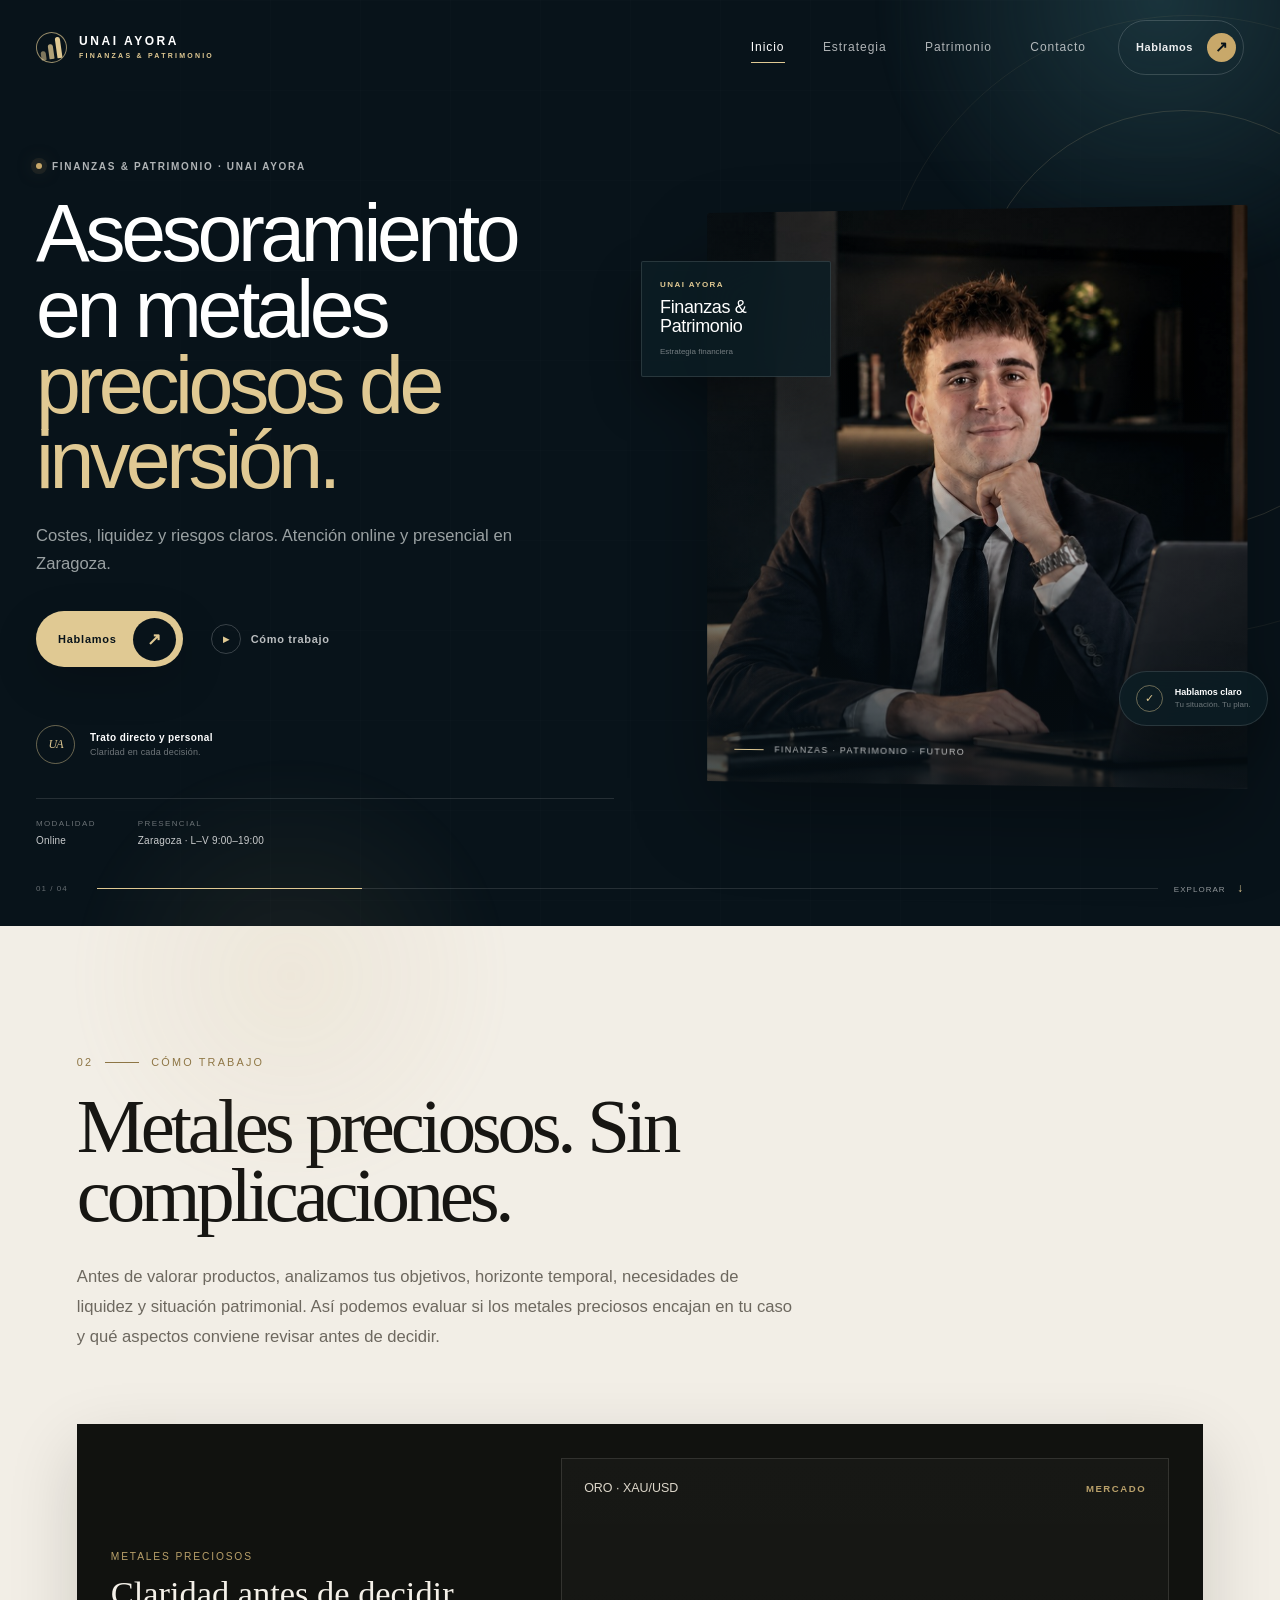
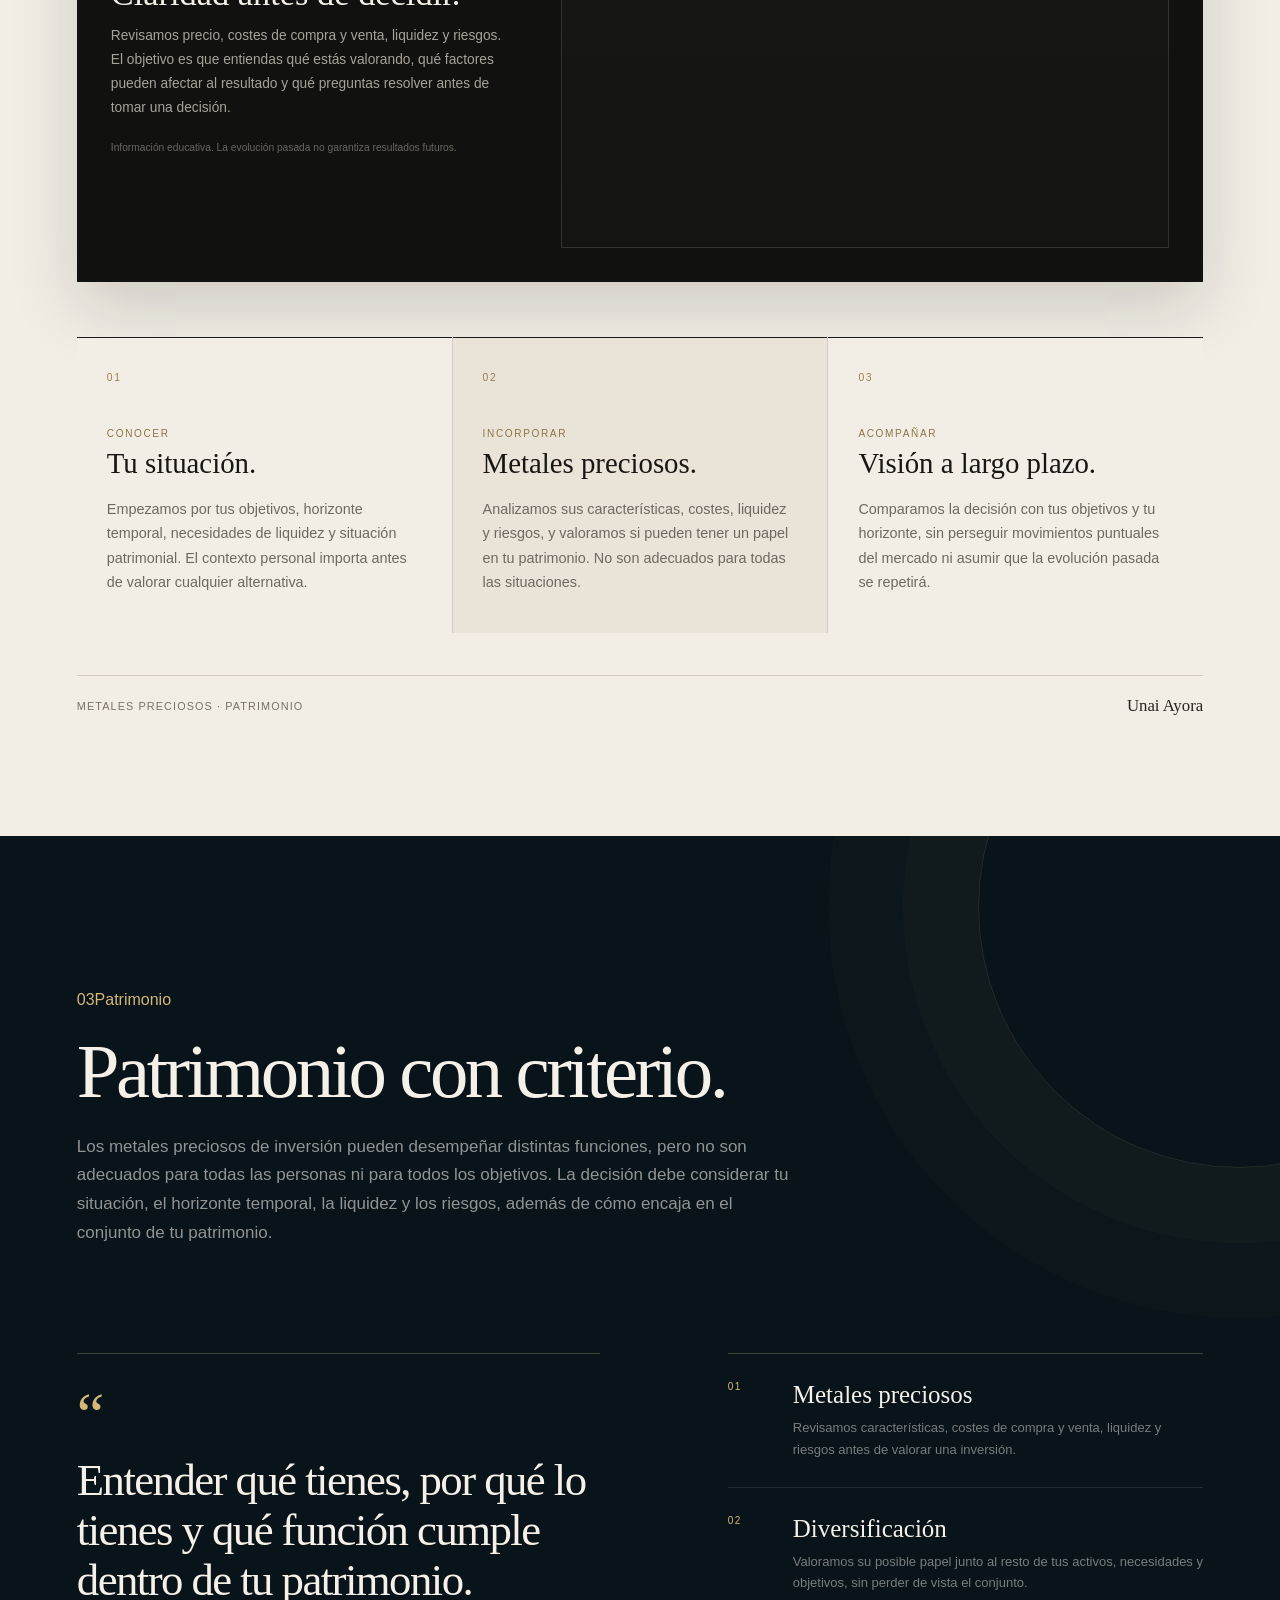
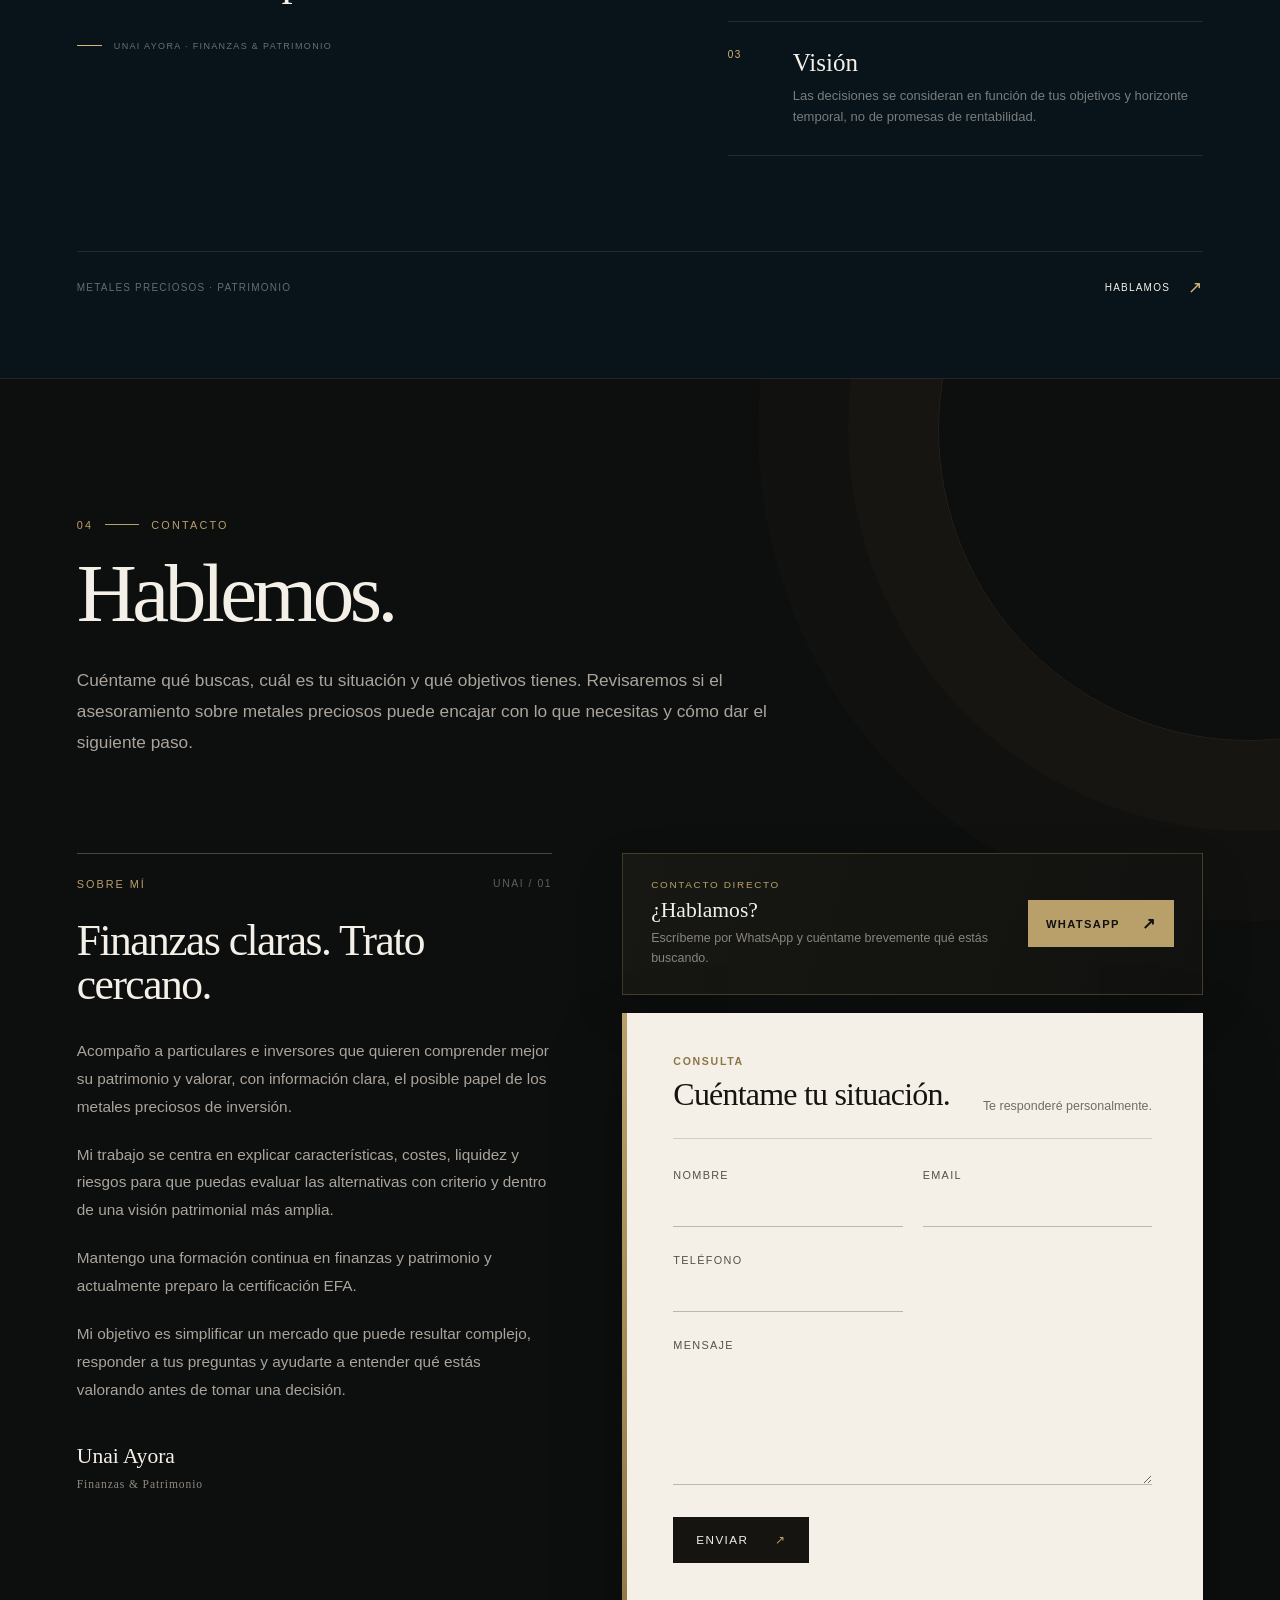
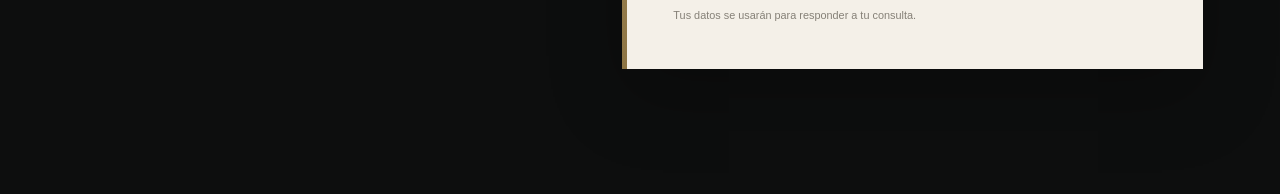
<file: index.html>
<!DOCTYPE html>
 <html lang="es"><head>
   <meta charset="utf-8">
   <meta name="viewport" content="width=device-width, initial-scale=1">
  <link rel="canonical" href="https://unaiayora.com/">
  <link rel="icon" type="image/png" href="favicon.png">
  <title>Asesor financiero en metales preciosos | Unai Ayora</title>

<meta name="description" content="Asesoramiento sobre metales preciosos de inversión. Atención online y presencial en Zaragoza. Costes, liquidez y riesgos claros.">

<meta name="robots" content="index, follow, max-image-preview:large">
    <!-- Open Graph -->
  <meta property="og:type" content="website">
  <meta property="og:locale" content="es_ES">
  <meta property="og:title" content="Asesor financiero en metales preciosos | Unai Ayora">
  <meta property="og:description" content="Asesoramiento sobre metales preciosos de inversión. Atención online y presencial en Zaragoza.">
  <meta property="og:url" content="https://unaiayora.com/">
  <meta property="og:image" content="https://unaiayora.com/hero.jpg">
  <meta property="og:image:type" content="image/jpeg">
  <meta property="og:image:width" content="1150">
  <meta property="og:image:height" content="903">
  <meta property="og:image:alt" content="Retrato de Unai Ayora, asesor financiero y patrimonial">
  <meta property="og:site_name" content="Unai Ayora | Finanzas & Patrimonio">

  <!-- Twitter / X -->
  <meta name="twitter:card" content="summary_large_image">
  <meta name="twitter:title" content="Asesor financiero en metales preciosos | Unai Ayora">
  <meta name="twitter:description" content="Asesoramiento sobre metales preciosos de inversión. Atención online y presencial en Zaragoza.">
  <meta name="twitter:image" content="https://unaiayora.com/hero.jpg">
  <meta name="twitter:image:alt" content="Retrato de Unai Ayora, asesor financiero y patrimonial">

  <link rel="stylesheet" href="style.css?__nv=68ccd3c342263212">
 </head>
 <body>
   <div class="page-shell">
     <header class="site-header" data-header="">
       <div class="nav-wrap">
         <a class="brand" href="#inicio" aria-label="Unai Ayora, Finanzas y Patrimonio, inicio">
           <span class="brand-mark" aria-hidden="true"><span></span><span></span><span></span></span>
           <span class="brand-copy"><strong>UNAI AYORA</strong><em>FINANZAS &amp; PATRIMONIO</em></span>
         </a>
 
         <nav class="desktop-nav" aria-label="Navegación principal">
           <a class="nav-link is-active" href="#inicio">Inicio</a>
           <a class="nav-link" href="#estrategia">Estrategia</a>
           <a class="nav-link" href="#patrimonio">Patrimonio</a>
           <a class="nav-link" href="#contacto">Contacto</a>
         </nav>
 
         <a class="nav-cta" href="#contacto">
           <span>Hablamos</span>
           <span class="cta-arrow" aria-hidden="true">↗</span>
         </a>
 
         <button class="menu-toggle" type="button" aria-label="Abrir menú" aria-expanded="false" aria-controls="mobile-menu">
           <span></span><span></span>
         </button>
       </div>
 
       <div class="mobile-menu" id="mobile-menu" aria-hidden="true">
         <a href="#inicio">Inicio</a>
         <a href="#estrategia">Estrategia</a>
         <a href="#patrimonio">Patrimonio</a>
         <a href="#contacto">Contacto</a>
         <a class="mobile-menu-cta" href="#contacto">Hablamos <span>↗</span></a>
       </div>
     </header>
 
     <main>
       <!-- NAHUI-SECTION:inicio START -->
 <section class="hero" id="inicio" aria-labelledby="hero-title"><div class="hero-glow hero-glow-one" aria-hidden="true"></div><div class="hero-glow hero-glow-two" aria-hidden="true"></div><div class="hero-grid" aria-hidden="true"></div><div class="hero-content"><div class="hero-copy"><div class="eyebrow reveal reveal-one"><span class="eyebrow-dot"></span><span>Finanzas &amp; patrimonio · Unai Ayora</span></div><h1 id="hero-title" class="reveal reveal-two">Asesoramiento en metales<br><span>preciosos de inversión.</span></h1><p class="hero-description reveal reveal-three">
Costes, liquidez y riesgos claros. Atención online y presencial en Zaragoza.
</p><div class="hero-actions reveal reveal-four"><a class="button button-primary" href="#contacto"><span>Hablamos</span><span class="button-icon" aria-hidden="true">↗</span></a><a class="text-link" href="#estrategia"><span class="play-dot" aria-hidden="true">▶</span><span>Cómo trabajo</span></a></div><div class="hero-proof reveal reveal-five"><div class="personal-signature" aria-hidden="true">UA</div><div class="proof-copy"><strong>Trato directo y personal</strong><span>Claridad en cada decisión.</span></div></div><div class="hero-info reveal reveal-five"><div><span>Modalidad</span><strong>Online</strong></div><div><span>Presencial</span><strong>Zaragoza · L–V 9:00–19:00</strong></div></div></div><div class="hero-visual reveal reveal-visual"><div class="visual-frame"><img src="hero.jpg" alt="Retrato de Unai Ayora, asesor financiero y patrimonial" loading="eager" fetchpriority="high"><div class="visual-shade" aria-hidden="true"></div><div class="visual-caption"><span class="caption-line"></span><span>Finanzas · Patrimonio · Futuro</span></div></div><div class="floating-card card-profile"><span class="profile-label">UNAI AYORA</span><strong>Finanzas &amp;<br>Patrimonio</strong><span class="profile-note">Estrategia financiera</span></div><div class="floating-card card-security"><span class="security-icon" aria-hidden="true">✓</span><div><strong>Hablamos claro</strong><span>Tu situación. Tu plan.</span></div></div><div class="visual-orbit orbit-one" aria-hidden="true"></div><div class="visual-orbit orbit-two" aria-hidden="true"></div></div></div><div class="hero-bottom reveal reveal-five"><span>01 / 04</span><div class="scroll-progress"><span></span></div><a href="#estrategia">Explorar <span>↓</span></a></div></section>
 <!-- NAHUI-SECTION:inicio END -->
 
 <!-- NAHUI-SECTION:estrategia START -->
<section id="estrategia" class="estrategia-section" aria-labelledby="estrategia-title">
  <div class="estrategia-shell">

    <div class="estrategia-header">
      <div class="estrategia-kicker">
        <span>02</span>
        <i></i>
        <span>Cómo trabajo</span>
      </div>

      <h2 id="estrategia-title">Metales preciosos. Sin complicaciones.</h2>

      <p>
        Antes de valorar productos, analizamos tus objetivos, horizonte temporal, necesidades de liquidez
        y situación patrimonial. Así podemos evaluar si los metales preciosos encajan en tu caso
        y qué aspectos conviene revisar antes de decidir.
      </p>
    </div>

    <div class="gold-market-card">

      <div class="gold-market-copy">
        <span class="market-label">METALES PRECIOSOS</span>

        <h3>Claridad antes de decidir.</h3>

        <p>
          Revisamos precio, costes de compra y venta, liquidez y riesgos.
          El objetivo es que entiendas qué estás valorando, qué factores pueden afectar al resultado
          y qué preguntas resolver antes de tomar una decisión.
        </p>

        <span class="market-note">
          Información educativa. La evolución pasada no garantiza resultados futuros.
        </span>
      </div>

      <div class="gold-chart">

        <div class="chart-head">
          <span>ORO · XAU/USD</span>
          <strong>MERCADO</strong>
        </div>

        <div class="tradingview-widget-container" style="height:100%;width:100%;">
          <div class="tradingview-widget-container__widget" style="height:100%;width:100%;"></div>

          <script type="text/javascript" src="https://s3.tradingview.com/external-embedding/embed-widget-advanced-chart.js" async>
          {
            "autosize": true,
            "symbol": "OANDA:XAUUSD",
            "interval": "W",
            "timezone": "Europe/Madrid",
            "theme": "dark",
            "style": "1",
            "locale": "es",
            "enable_publishing": false,
            "allow_symbol_change": false,
            "calendar": false,
            "hide_top_toolbar": true,
            "hide_legend": true,
            "hide_side_toolbar": true,
            "save_image": false,
            "withdateranges": false,
            "details": false,
            "hotlist": false,
            "news": false,
            "support_host": "https://www.tradingview.com"
          }
          </script>
        </div>

        <a class="chart-source" href="https://www.tradingview.com/symbols/XAUUSD/" target="_blank" rel="noopener noreferrer">
          Ver cotización completa ↗
        </a>

      </div>
    </div>

    <div class="strategy-grid">

      <article class="strategy-card">
        <span class="strategy-number">01</span>
        <p class="strategy-label">Conocer</p>
        <h3>Tu situación.</h3>
        <p>
          Empezamos por tus objetivos, horizonte temporal, necesidades de liquidez
          y situación patrimonial. El contexto personal importa antes de valorar cualquier alternativa.
        </p>
      </article>

      <article class="strategy-card strategy-card-featured">
        <span class="strategy-number">02</span>
        <p class="strategy-label">Incorporar</p>
        <h3>Metales preciosos.</h3>
        <p>
          Analizamos sus características, costes, liquidez y riesgos, y valoramos si pueden
          tener un papel en tu patrimonio. No son adecuados para todas las situaciones.
        </p>
      </article>

      <article class="strategy-card">
        <span class="strategy-number">03</span>
        <p class="strategy-label">Acompañar</p>
        <h3>Visión a largo plazo.</h3>
        <p>
          Comparamos la decisión con tus objetivos y tu horizonte, sin perseguir movimientos
          puntuales del mercado ni asumir que la evolución pasada se repetirá.
        </p>
      </article>

    </div>

    <div class="estrategia-footer">
      <span>Metales preciosos · Patrimonio</span>
      <strong>Unai Ayora</strong>
    </div>

  </div>
</section>
 <!-- NAHUI-SECTION:estrategia END -->
 
 
 
 <!-- NAHUI-SECTION:patrimonio START -->
 <section class="wealth-section" id="patrimonio" aria-labelledby="wealth-title"><div class="wealth-shell"><div class="wealth-intro"><div class="section-kicker section-kicker-light"><span>03</span><i></i><span>Patrimonio</span></div><h2 id="wealth-title">Patrimonio con criterio.</h2><p>Los metales preciosos de inversión pueden desempeñar distintas funciones, pero no son adecuados para todas las personas ni para todos los objetivos. La decisión debe considerar tu situación, el horizonte temporal, la liquidez y los riesgos, además de cómo encaja en el conjunto de tu patrimonio.</p></div><div class="wealth-layout"><div class="wealth-statement"><span class="statement-mark" aria-hidden="true">“</span><blockquote>Entender qué tienes, por qué lo tienes y qué función cumple dentro de tu patrimonio.</blockquote><div class="statement-author"><span></span><small>Unai Ayora · Finanzas &amp; Patrimonio</small></div></div><div class="wealth-pillars"><article class="wealth-pillar"><span>01</span><div><h3>Metales preciosos</h3><p>Revisamos características, costes de compra y venta, liquidez y riesgos antes de valorar una inversión.</p></div></article><article class="wealth-pillar"><span>02</span><div><h3>Diversificación</h3><p>Valoramos su posible papel junto al resto de tus activos, necesidades y objetivos, sin perder de vista el conjunto.</p></div></article><article class="wealth-pillar"><span>03</span><div><h3>Visión</h3><p>Las decisiones se consideran en función de tus objetivos y horizonte temporal, no de promesas de rentabilidad.</p></div></article></div></div><div class="wealth-bottom"><span>Metales preciosos · Patrimonio</span><a href="#contacto">Hablamos <b>↗</b></a></div></div></section>
 <!-- NAHUI-SECTION:patrimonio END -->
 
 
 
 <!-- NAHUI-SECTION:contacto START -->
 <section id="contacto" class="contacto-section" aria-labelledby="contacto-title"><div class="contacto-shell"><div class="contacto-heading"><div class="contacto-kicker"><span>04</span><i></i><span>Contacto</span></div><h2 id="contacto-title">Hablemos.</h2><p class="contacto-intro">Cuéntame qué buscas, cuál es tu situación y qué objetivos tienes. Revisaremos si el asesoramiento sobre metales preciosos puede encajar con lo que necesitas y cómo dar el siguiente paso.</p></div><div class="contacto-grid"><article class="sobre-mi-card"><div class="sobre-mi-top"><p class="sobre-mi-label">Sobre mí</p><span class="sobre-mi-index">UNAI / 01</span></div><h3>Finanzas claras. Trato cercano.</h3><div class="bio-copy"><p>Acompaño a particulares e inversores que quieren comprender mejor su patrimonio y valorar, con información clara, el posible papel de los metales preciosos de inversión.</p><p>Mi trabajo se centra en explicar características, costes, liquidez y riesgos para que puedas evaluar las alternativas con criterio y dentro de una visión patrimonial más amplia.</p><p>Mantengo una formación continua en finanzas y patrimonio y actualmente preparo la certificación EFA.</p><p>Mi objetivo es simplificar un mercado que puede resultar complejo, responder a tus preguntas y ayudarte a entender qué estás valorando antes de tomar una decisión.</p></div><div class="sobre-mi-signature">Unai Ayora<br><span>Finanzas &amp; Patrimonio</span></div></article><div class="contacto-right"><div class="direct-contact-card"><div><span class="direct-eyebrow">Contacto directo</span><strong>¿Hablamos?</strong><span class="direct-note">Escríbeme por WhatsApp y cuéntame brevemente qué estás buscando.</span></div><a class="whatsapp-button" href="https://wa.me/34615577982?text=Hola%20Unai%2C%20he%20visto%20tu%20web%20y%20me%20gustar%C3%ADa%20hablar%20contigo.%20Cuando%20te%20venga%20bien%2C%20podemos%20ponernos%20en%20contacto." target="_blank" rel="noopener noreferrer">WhatsApp <span aria-hidden="true">↗</span></a></div><div class="contacto-form-wrap"><div class="contacto-form-head"><div><span class="form-eyebrow">Consulta</span><h3>Cuéntame tu situación.</h3></div><span class="form-note">Te responderé personalmente.</span></div><form id="contacto-form" class="contacto-form" novalidate=""><div class="contacto-fields"><label>Nombre<input type="text" name="name" autocomplete="name" required=""></label><label>Email<input type="email" name="email" autocomplete="email" required=""></label><label>Teléfono<input type="tel" name="phone" autocomplete="tel" required=""></label><label class="contacto-message">Mensaje<textarea name="message" rows="5" required=""></textarea></label></div><input type="text" name="website" tabindex="-1" autocomplete="off" aria-hidden="true" class="contacto-honeypot"><button type="submit" class="contacto-submit">Enviar <span aria-hidden="true">↗</span></button><p class="contacto-status" id="contacto-status" role="status" aria-live="polite"></p><p class="contacto-legal">Tus datos se usarán para responder a tu consulta.</p></form></div></div></div></div></section>
 <!-- NAHUI-SECTION:contacto END -->
 
 </main>
   </div>
   <script type="application/ld+json">
{
  "@context": "https://schema.org",
  "@graph": [
    {
      "@type": "Person",
      "@id": "https://unaiayora.com/#person",
      "name": "Unai Ayora",
      "url": "https://unaiayora.com/",
      "jobTitle": "Asesor financiero y patrimonial",
      "knowsLanguage": "Spanish",
      "knowsAbout": [
        "Planificación financiera",
        "Planificación patrimonial",
        "Metales preciosos de inversión"
      ]
    },
    {
      "@type": "Service",
      "@id": "https://unaiayora.com/#service",
      "name": "Asesoramiento sobre metales preciosos de inversión",
      "description": "Asesoramiento sobre metales preciosos de inversión y su posible papel en el patrimonio, con atención online y presencial en Zaragoza.",
      "serviceType": [
        "Asesoramiento sobre metales preciosos de inversión",
        "Orientación patrimonial",
        "Metales preciosos de inversión"
      ],
      "provider": {
        "@id": "https://unaiayora.com/#person"
      },
      "areaServed": [
        {
          "@type": "Country",
          "name": "Spain"
        },
        {
          "@type": "AdministrativeArea",
          "name": "Zaragoza"
        }
      ]
    }
  ]
}
</script>
   <script src="script.js"></script>

</body>
</html>
</file>
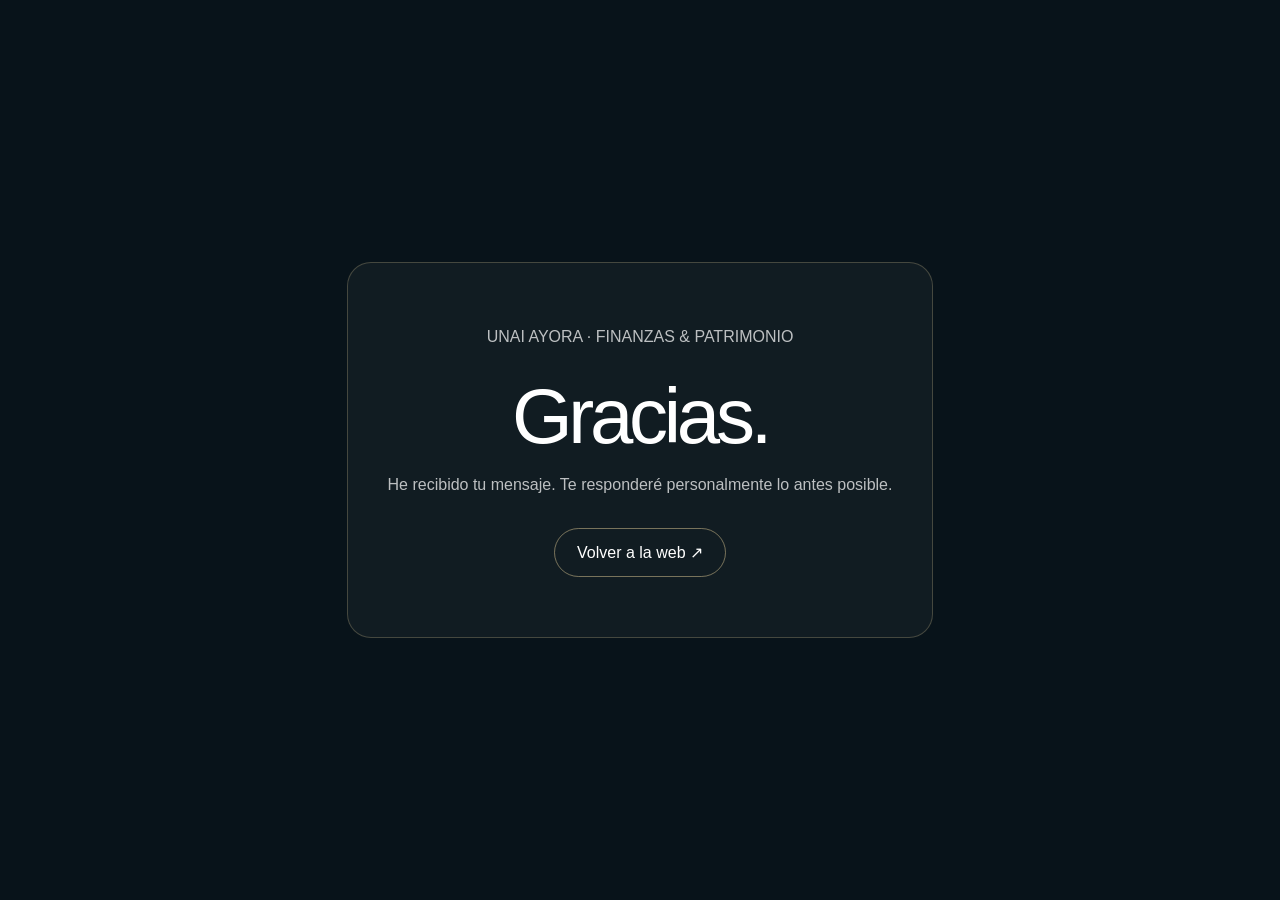
<file: gracias.html>
<!doctype html>
<html lang="es">
<head>
  <meta charset="utf-8">
  <meta name="viewport" content="width=device-width, initial-scale=1">
  <meta name="theme-color" content="#08131a">
  <meta name="robots" content="noindex, follow">
  <title>Gracias | Unai Ayora</title>
  <link rel="stylesheet" href="style.css">
  <style>
    .thanks { min-height:100vh; display:grid; place-items:center; padding:40px; text-align:center; }
    .thanks-card { max-width:720px; padding:60px 40px; border:1px solid rgba(224,201,147,.25); border-radius:24px; background:rgba(255,255,255,.04); }
    .thanks-card h1 { font-size:clamp(42px,7vw,78px); margin:0 0 18px; }
    .thanks-card p { color:rgba(255,255,255,.72); line-height:1.7; margin:0 0 30px; }
    .thanks-card a { display:inline-flex; padding:14px 22px; border:1px solid rgba(224,201,147,.5); border-radius:999px; color:#fff; }
  </style>
</head>
<body>
  <main class="thanks">
    <section class="thanks-card">
      <p>UNAI AYORA · FINANZAS &amp; PATRIMONIO</p>
      <h1>Gracias.</h1>
      <p>He recibido tu mensaje. Te responderé personalmente lo antes posible.</p>
      <a href="index.html">Volver a la web ↗</a>
    </section>
  </main>
</body>
</html>
</file>
<file: style.css>
:root {
  --ink: #08131a;
  --ink-soft: #10232c;
  --cream: #f3f0e9;
  --paper: #fbfaf6;
  --white: #ffffff;
  --muted: #9da8aa;
  --muted-dark: #607076;
  --gold: #c8a86a;
  --gold-light: #e0c993;
  --line: rgba(255, 255, 255, .12);
  --ease: cubic-bezier(.22, 1, .36, 1);
  --ease-soft: cubic-bezier(.16, 1, .3, 1);
}

* { box-sizing: border-box; }
html { scroll-behavior: smooth; }
body {
  margin: 0;
  min-width: 320px;
  background: var(--ink);
  color: var(--white);
  font-family: Inter, ui-sans-serif, -apple-system, BlinkMacSystemFont, "Segoe UI", sans-serif;
  -webkit-font-smoothing: antialiased;
}
body, a, button { -webkit-tap-highlight-color: transparent; }
a { color: inherit; text-decoration: none; }
button { font: inherit; }

.page-shell { min-height: 100vh; overflow: hidden; background: var(--ink); }
.site-header {
  position: absolute;
  z-index: 30;
  inset: 0 0 auto;
  width: 100%;
  transition: background .4s ease, backdrop-filter .4s ease, border-color .4s ease;
  border-bottom: 1px solid transparent;
}
.site-header.is-scrolled {
  position: fixed;
  background: rgba(8, 19, 26, .82);
  backdrop-filter: blur(20px);
  border-bottom-color: rgba(255,255,255,.08);
}
.nav-wrap {
  width: min(1440px, calc(100% - 72px));
  min-height: 94px;
  margin: 0 auto;
  display: flex;
  align-items: center;
  justify-content: space-between;
  gap: 32px;
}
.brand { display: inline-flex; align-items: center; gap: 12px; flex-shrink: 0; }
.brand-mark { width: 31px; height: 31px; position: relative; display: inline-flex; align-items: flex-end; gap: 3px; padding: 3px; border: 1px solid rgba(224,201,147,.65); border-radius: 50%; transform: rotate(-8deg); }
.brand-mark span { width: 5px; display: block; border-radius: 4px 4px 1px 1px; background: var(--gold-light); }
.brand-mark span:nth-child(1) { height: 9px; opacity: .55; }
.brand-mark span:nth-child(2) { height: 15px; opacity: .78; }
.brand-mark span:nth-child(3) { height: 21px; }
.brand-copy { display: flex; flex-direction: column; line-height: 1; letter-spacing: .16em; }
.brand-copy strong { font-size: 12px; font-weight: 700; }
.brand-copy em { margin-top: 5px; font-style: normal; color: var(--gold-light); font-size: 7px; font-weight: 600; letter-spacing: .32em; }

.desktop-nav { display: flex; align-items: center; gap: clamp(22px, 3vw, 48px); margin-left: auto; }
.nav-link { position: relative; padding: 38px 0; color: rgba(255,255,255,.68); font-size: 12px; font-weight: 500; letter-spacing: .08em; transition: color .3s ease; }
.nav-link::after { content: ""; position: absolute; left: 0; right: 100%; bottom: 29px; height: 1px; background: var(--gold-light); transition: right .4s var(--ease); }
.nav-link:hover, .nav-link.is-active { color: #fff; }
.nav-link.is-active::after, .nav-link:hover::after { right: 0; }
.nav-cta { display: inline-flex; align-items: center; gap: 14px; padding: 12px 7px 12px 17px; border: 1px solid rgba(255,255,255,.16); border-radius: 999px; color: rgba(255,255,255,.92); font-size: 11px; font-weight: 600; letter-spacing: .05em; transition: border-color .3s ease, background .3s ease, transform .3s var(--ease); }
.nav-cta:hover { border-color: rgba(224,201,147,.55); background: rgba(255,255,255,.05); transform: translateY(-2px); }
.cta-arrow { width: 29px; height: 29px; display: grid; place-items: center; border-radius: 50%; background: var(--gold); color: var(--ink); font-size: 15px; transition: transform .35s var(--ease); }
.nav-cta:hover .cta-arrow { transform: rotate(45deg); }
.menu-toggle { display: none; width: 43px; height: 43px; border: 1px solid rgba(255,255,255,.16); border-radius: 50%; background: rgba(255,255,255,.04); color: white; align-items: center; justify-content: center; flex-direction: column; gap: 5px; cursor: pointer; }
.menu-toggle span { width: 15px; height: 1px; background: #fff; transition: transform .35s var(--ease); }
.menu-toggle.is-open span:first-child { transform: translateY(3px) rotate(45deg); }
.menu-toggle.is-open span:last-child { transform: translateY(-3px) rotate(-45deg); }
.mobile-menu { display: none; }

.hero { position: relative; min-height: 100svh; display: flex; align-items: center; padding: 135px 0 68px; isolation: isolate; }
.hero-content { position: relative; z-index: 4; width: min(1440px, calc(100% - 72px)); margin: 0 auto; display: grid; grid-template-columns: minmax(0, .93fr) minmax(480px, .87fr); align-items: center; gap: clamp(44px, 7vw, 116px); }
.hero-copy { padding: 20px 0 12px; }
.eyebrow { display: inline-flex; align-items: center; gap: 10px; color: rgba(255,255,255,.68); font-size: 10px; font-weight: 600; letter-spacing: .17em; text-transform: uppercase; }
.eyebrow-dot { width: 6px; height: 6px; border-radius: 50%; background: var(--gold); box-shadow: 0 0 0 5px rgba(200,168,106,.09), 0 0 18px rgba(200,168,106,.5); }
h1 { max-width: 760px; margin: 23px 0 23px; font-size: clamp(54px, 6.3vw, 98px); line-height: .94; font-weight: 450; letter-spacing: -.055em; }
h1 span { color: var(--gold-light); font-weight: 350; }
.hero-description { max-width: 535px; margin: 0; color: rgba(236,241,239,.64); font-size: clamp(15px, 1.3vw, 18px); line-height: 1.65; font-weight: 350; }
.hero-actions { display: flex; align-items: center; gap: 28px; margin-top: 34px; }
.button { display: inline-flex; align-items: center; gap: 16px; min-height: 56px; padding: 5px 7px 5px 22px; border-radius: 999px; font-size: 11px; font-weight: 700; letter-spacing: .07em; transition: transform .4s var(--ease), box-shadow .4s ease; }
.button-primary { background: var(--gold-light); color: var(--ink); box-shadow: 0 15px 45px rgba(0,0,0,.18); }
.button-primary:hover { transform: translateY(-4px); box-shadow: 0 20px 55px rgba(0,0,0,.3); }
.button-icon { width: 43px; height: 43px; display: grid; place-items: center; border-radius: 50%; background: var(--ink); color: var(--gold-light); font-size: 17px; transition: transform .4s var(--ease); }
.button-primary:hover .button-icon { transform: rotate(45deg); }
.text-link { display: inline-flex; align-items: center; gap: 10px; color: rgba(255,255,255,.72); font-size: 11px; font-weight: 600; letter-spacing: .06em; transition: color .3s ease; }
.text-link:hover { color: #fff; }
.play-dot { width: 30px; height: 30px; display: grid; place-items: center; border: 1px solid rgba(255,255,255,.2); border-radius: 50%; color: var(--gold-light); font-size: 8px; padding-left: 2px; transition: background .3s ease, transform .3s var(--ease); }
.text-link:hover .play-dot { background: rgba(255,255,255,.08); transform: scale(1.08); }
.hero-proof { display: flex; align-items: center; gap: 15px; margin-top: 65px; }
.proof-avatars { display: flex; padding-left: 2px; }
.avatar { width: 29px; height: 29px; margin-left: -5px; border: 2px solid var(--ink); border-radius: 50%; background-size: cover; background-position: center; }
.avatar:first-child { margin-left: 0; }
.avatar-a { background-image: url("https://images.pexels.com/photos/3769021/pexels-photo-3769021.jpeg?auto=compress&cs=tinysrgb&w=120&h=120&fit=crop"); }
.avatar-b { background-image: url("https://images.pexels.com/photos/2379004/pexels-photo-2379004.jpeg?auto=compress&cs=tinysrgb&w=120&h=120&fit=crop"); }
.avatar-c { background-image: url("https://images.pexels.com/photos/3769021/pexels-photo-3769021.jpeg?auto=compress&cs=tinysrgb&w=120&h=120&fit=crop"); filter: sepia(.25); }
.avatar-more { display: grid; place-items: center; background: #20333a; color: var(--gold-light); font-size: 10px; }
.proof-copy { display: flex; flex-direction: column; gap: 4px; }
.proof-copy strong { font-size: 10px; font-weight: 650; letter-spacing: .04em; }
.proof-copy span { color: rgba(255,255,255,.42); font-size: 9px; letter-spacing: .02em; }

.hero-visual { position: relative; min-height: min(660px, 67vh); display: flex; align-items: center; justify-content: flex-end; }
.visual-frame { position: relative; width: min(100%, 590px); height: min(620px, 64vh); min-height: 500px; overflow: hidden; border-radius: 2px; background: #17272e; box-shadow: 0 35px 80px rgba(0,0,0,.3); transform: perspective(1000px) rotateY(-3deg); transition: transform 1s var(--ease); }
.hero-visual:hover .visual-frame { transform: perspective(1000px) rotateY(0deg) translateY(-4px); }
.visual-frame img { width: 100%; height: 100%; display: block; object-fit: cover; object-position: 58% center; filter: saturate(.75) contrast(1.02); transform: scale(1.04); transition: transform 1.5s var(--ease), filter 1s ease; }
.hero-visual:hover .visual-frame img { transform: scale(1.08); filter: saturate(.88) contrast(1.03); }
.visual-shade { position: absolute; inset: 0; background: linear-gradient(180deg, rgba(8,19,26,.05) 30%, rgba(8,19,26,.68) 100%), linear-gradient(90deg, rgba(8,19,26,.22), transparent 45%); }
.visual-caption { position: absolute; right: 28px; bottom: 28px; left: 28px; display: flex; align-items: center; gap: 11px; color: rgba(255,255,255,.72); font-size: 9px; letter-spacing: .15em; text-transform: uppercase; }
.caption-line { width: 30px; height: 1px; background: var(--gold-light); }
.floating-card { position: absolute; z-index: 3; border: 1px solid rgba(255,255,255,.12); background: rgba(12,29,36,.88); backdrop-filter: blur(18px); box-shadow: 0 22px 50px rgba(0,0,0,.3); }
.card-growth { top: 11%; left: -62px; width: 205px; padding: 17px 18px 14px; border-radius: 2px; animation: float-a 6s ease-in-out infinite; }
.card-topline { display: flex; justify-content: space-between; align-items: center; color: rgba(255,255,255,.46); font-size: 8px; letter-spacing: .12em; text-transform: uppercase; }
.status-dot { width: 5px; height: 5px; border-radius: 50%; background: #9bc2a3; box-shadow: 0 0 10px #9bc2a3; }
.card-growth strong { display: block; margin-top: 10px; color: var(--gold-light); font-size: 31px; line-height: 1; font-weight: 450; letter-spacing: -.04em; }
.card-growth > span { display: block; margin-top: 5px; color: rgba(255,255,255,.4); font-size: 8px; }
.mini-chart { display: flex; align-items: flex-end; gap: 4px; height: 26px; margin-top: 12px; }
.mini-chart span { width: 100%; border-radius: 2px 2px 0 0; background: linear-gradient(180deg, rgba(224,201,147,.85), rgba(224,201,147,.12)); }
.mini-chart span:nth-child(1) { height: 30%; }.mini-chart span:nth-child(2) { height: 44%; }.mini-chart span:nth-child(3) { height: 37%; }.mini-chart span:nth-child(4) { height: 57%; }.mini-chart span:nth-child(5) { height: 50%; }.mini-chart span:nth-child(6) { height: 75%; }.mini-chart span:nth-child(7) { height: 100%; }
.card-security { right: -24px; bottom: 12%; display: flex; align-items: center; gap: 12px; padding: 13px 16px; border-radius: 999px; animation: float-b 7s ease-in-out infinite; }
.security-icon { width: 27px; height: 27px; display: grid; place-items: center; border: 1px solid rgba(224,201,147,.45); border-radius: 50%; color: var(--gold-light); font-size: 11px; }
.card-security div { display: flex; flex-direction: column; gap: 3px; }
.card-security strong { font-size: 9px; font-weight: 650; }
.card-security span:not(.security-icon) { color: rgba(255,255,255,.4); font-size: 8px; }
.visual-orbit { position: absolute; z-index: -1; border: 1px solid rgba(224,201,147,.16); border-radius: 50%; pointer-events: none; }
.orbit-one { width: 420px; height: 420px; right: -150px; top: -85px; }
.orbit-two { width: 620px; height: 620px; right: -255px; top: -180px; border-color: rgba(224,201,147,.07); }

.hero-glow { position: absolute; z-index: -3; border-radius: 50%; pointer-events: none; filter: blur(3px); }
.hero-glow-one { width: 600px; height: 600px; top: -300px; right: -180px; background: radial-gradient(circle, rgba(41,79,88,.55), transparent 67%); }
.hero-glow-two { width: 480px; height: 480px; bottom: -290px; left: 4%; background: radial-gradient(circle, rgba(200,168,106,.09), transparent 65%); }
.hero-grid { position: absolute; inset: 0; z-index: -2; opacity: .23; background-image: linear-gradient(rgba(255,255,255,.04) 1px, transparent 1px), linear-gradient(90deg, rgba(255,255,255,.04) 1px, transparent 1px); background-size: 90px 90px; mask-image: linear-gradient(90deg, transparent, #000 20%, #000 80%, transparent); }

.hero-bottom { position: absolute; z-index: 4; left: max(36px, calc((100% - 1440px) / 2)); right: max(36px, calc((100% - 1440px) / 2)); bottom: 31px; display: grid; grid-template-columns: 45px 1fr auto; align-items: center; gap: 16px; color: rgba(255,255,255,.38); font-size: 8px; letter-spacing: .13em; text-transform: uppercase; }
.scroll-progress { height: 1px; background: rgba(255,255,255,.12); }
.scroll-progress span { display: block; width: 25%; height: 1px; background: var(--gold-light); }
.hero-bottom a { color: rgba(255,255,255,.56); transition: color .3s ease; }
.hero-bottom a:hover { color: #fff; }
.hero-bottom a span { margin-left: 8px; color: var(--gold-light); font-size: 12px; }

.reveal { opacity: 0; transform: translateY(25px); animation: reveal-up 1s var(--ease) forwards; }
.reveal-one { animation-delay: .15s; }.reveal-two { animation-delay: .27s; }.reveal-three { animation-delay: .4s; }.reveal-four { animation-delay: .53s; }.reveal-five { animation-delay: .67s; }
.reveal-visual { opacity: 0; transform: translateX(45px) scale(.98); animation: reveal-visual 1.2s var(--ease) .3s forwards; }
@keyframes reveal-up { to { opacity: 1; transform: translateY(0); } }
@keyframes reveal-visual { to { opacity: 1; transform: translateX(0) scale(1); } }
@keyframes float-a { 0%,100% { transform: translateY(0) rotate(0); } 50% { transform: translateY(-9px) rotate(.6deg); } }
@keyframes float-b { 0%,100% { transform: translateY(0); } 50% { transform: translateY(8px); } }

@media (max-width: 1120px) {
  .nav-wrap, .hero-content { width: min(100% - 48px, 1440px); }
  .desktop-nav { gap: 24px; }
  .nav-cta { display: none; }
  .hero-content { grid-template-columns: minmax(0, .9fr) minmax(390px, .8fr); gap: 45px; }
  .card-growth { left: -28px; }
  .card-security { right: -12px; }
}

@media (max-width: 820px) {
  .nav-wrap { min-height: 78px; }
  .desktop-nav { display: none; }
  .menu-toggle { display: flex; }
  .mobile-menu { position: absolute; top: 78px; left: 16px; right: 16px; display: flex; flex-direction: column; padding: 10px; border: 1px solid rgba(255,255,255,.1); border-radius: 4px; background: rgba(8,19,26,.96); backdrop-filter: blur(22px); box-shadow: 0 25px 70px rgba(0,0,0,.3); opacity: 0; pointer-events: none; transform: translateY(-8px); transition: opacity .3s ease, transform .4s var(--ease); }
  .mobile-menu.is-open { opacity: 1; pointer-events: auto; transform: translateY(0); }
  .mobile-menu a { padding: 15px 14px; color: rgba(255,255,255,.72); font-size: 12px; border-bottom: 1px solid rgba(255,255,255,.06); }
  .mobile-menu a:last-child { border-bottom: 0; }
  .mobile-menu-cta { margin-top: 6px; color: var(--ink) !important; background: var(--gold-light); border-radius: 2px; font-weight: 700; }
  .mobile-menu-cta span { float: right; font-size: 16px; }
  .hero { padding: 115px 0 72px; align-items: flex-start; }
  .hero-content { grid-template-columns: 1fr; width: min(100% - 40px, 680px); gap: 58px; }
  h1 { font-size: clamp(50px, 12vw, 78px); }
  .hero-description { max-width: 590px; }
  .hero-proof { margin-top: 46px; }
  .hero-visual { width: calc(100% + 20px); margin-left: -10px; min-height: 480px; }
  .visual-frame { width: 100%; height: min(620px, 65vh); min-height: 480px; transform: none; }
  .hero-visual:hover .visual-frame { transform: none; }
  .card-growth { left: -8px; top: 8%; }
  .card-security { right: -8px; bottom: 10%; }
  .hero-bottom { display: none; }
}

@media (max-width: 520px) {
  .nav-wrap { width: calc(100% - 32px); }
  .hero-content { width: calc(100% - 32px); }
  .hero { padding-top: 108px; }
  .eyebrow { font-size: 8px; }
  h1 { margin-top: 18px; font-size: clamp(46px, 14vw, 66px); }
  .hero-description { font-size: 14px; line-height: 1.6; }
  .hero-actions { align-items: flex-start; flex-direction: column; gap: 20px; margin-top: 28px; }
  .button { width: max-content; }
  .hero-proof { align-items: flex-start; }
  .proof-copy span { max-width: 220px; line-height: 1.4; }
  .hero-visual { min-height: 390px; margin-top: -4px; }
  .visual-frame { min-height: 390px; height: 54vh; }
  .card-growth { width: 174px; left: -5px; padding: 13px 14px 11px; }
  .card-growth strong { font-size: 26px; }
  .card-security { right: -5px; max-width: 205px; padding: 10px 12px; }
  .card-security strong { font-size: 8px; }
  .card-security span:not(.security-icon) { font-size: 7px; }
  .visual-caption { right: 17px; bottom: 18px; left: 17px; font-size: 7px; }
  .orbit-one { width: 300px; height: 300px; right: -140px; top: -50px; }
  .orbit-two { width: 460px; height: 460px; right: -220px; top: -130px; }
}

@media (prefers-reduced-motion: reduce) {
  html { scroll-behavior: auto; }
  *, *::before, *::after { animation-duration: .01ms !important; animation-iteration-count: 1 !important; transition-duration: .01ms !important; }
}



/* NAHUI-SECTION:estrategia START */
/* NAHUI-SECTION:estrategia START */
.estrategia-section{
  background:#f2eee6;
  color:#171613;
  padding:130px 6vw 120px
}

.estrategia-shell{
  max-width:1240px;
  margin:0 auto
}

.estrategia-header{
  max-width:820px
}

.estrategia-kicker{
  display:flex;
  align-items:center;
  gap:12px;
  margin-bottom:24px;
  color:#8d7545;
  font-size:.68rem;
  letter-spacing:.2em;
  text-transform:uppercase
}

.estrategia-kicker i{
  width:34px;
  height:1px;
  background:#8d7545
}

.estrategia-header h2{
  margin:0;
  font-family:Georgia,"Times New Roman",serif;
  font-size:clamp(3rem,6vw,6rem);
  font-weight:400;
  letter-spacing:-.055em;
  line-height:.9
}

.estrategia-header>p{
  max-width:720px;
  margin:32px 0 0;
  color:#6d685f;
  font-size:1.04rem;
  line-height:1.8
}

/* BLOQUE MERCADO */
.gold-market-card{
  display:grid;
  grid-template-columns:.8fr 1.2fr;
  gap:45px;
  margin-top:72px;
  padding:34px;
  background:#11120f;
  color:#f4f0e8;
  box-shadow:0 25px 65px rgba(17,18,15,.16)
}

.gold-market-copy{
  display:flex;
  flex-direction:column;
  justify-content:center
}

.market-label{
  color:#b9a06a;
  font-size:.64rem;
  letter-spacing:.18em
}

.gold-market-copy h3{
  margin:14px 0 14px;
  font-family:Georgia,serif;
  font-size:2.15rem;
  font-weight:400;
  line-height:1
}

.gold-market-copy p{
  margin:0;
  color:#a7a39b;
  font-size:.86rem;
  line-height:1.75
}

.market-note{
  margin-top:20px;
  color:#69665f;
  font-size:.64rem;
  line-height:1.5
}

/* GRÁFICO TRADINGVIEW */
.gold-chart{
  min-height:390px;
  padding:22px 22px 18px;
  border:1px solid rgba(244,240,232,.13);
  background:linear-gradient(
    180deg,
    rgba(255,255,255,.025),
    rgba(255,255,255,.01)
  );
  overflow:hidden
}

.chart-head{
  display:flex;
  justify-content:space-between;
  align-items:center;
  margin-bottom:14px;
  color:#ddd7ca;
  font-size:.78rem
}

.chart-head strong{
  color:#b9a06a;
  font-size:.6rem;
  letter-spacing:.16em
}

/* CONTENEDOR DEL GRÁFICO REAL */
.tradingview-widget-container{
  width:100%;
  height:320px;
  overflow:hidden
}

.tradingview-widget-container__widget{
  width:100%;
  height:100%
}

/* ENLACE A TRADINGVIEW */
.chart-source{
  display:block;
  margin-top:12px;
  color:#b9a06a;
  text-decoration:none;
  font-size:.61rem;
  letter-spacing:.08em;
  transition:opacity .2s ease
}

.chart-source:hover{
  opacity:.7
}

/* TARJETAS */
.strategy-grid{
  display:grid;
  grid-template-columns:repeat(3,1fr);
  gap:1px;
  margin-top:55px;
  background:#d2ccc1
}

.strategy-card{
  background:#f2eee6;
  padding:34px 30px 38px;
  min-height:285px;
  border-top:1px solid #1b1a17
}

.strategy-card-featured{
  background:#e9e3d8
}

.strategy-number{
  display:block;
  color:#9a8050;
  font-size:.65rem;
  letter-spacing:.15em
}

.strategy-label{
  margin:45px 0 10px;
  color:#8d7545;
  font-size:.63rem;
  letter-spacing:.16em;
  text-transform:uppercase
}

.strategy-card h3{
  margin:0 0 18px;
  font-family:Georgia,serif;
  font-size:1.8rem;
  font-weight:400;
  line-height:1.03
}

.strategy-card>p:last-child{
  margin:0;
  color:#6e6960;
  font-size:.9rem;
  line-height:1.7
}

/* PIE */
.estrategia-footer{
  display:flex;
  justify-content:space-between;
  align-items:center;
  margin-top:42px;
  padding-top:20px;
  border-top:1px solid #d2ccc1;
  color:#777269;
  font-size:.68rem;
  letter-spacing:.1em;
  text-transform:uppercase
}

.estrategia-footer strong{
  font-family:Georgia,serif;
  color:#27251f;
  font-size:1.05rem;
  letter-spacing:0;
  text-transform:none;
  font-weight:400
}

/* TABLET */
@media(max-width:900px){

  .estrategia-section{
    padding:100px 6vw
  }

  .gold-market-card{
    grid-template-columns:1fr;
    gap:25px
  }

  .gold-chart{
    min-height:360px
  }

  .tradingview-widget-container{
    height:300px
  }

  .strategy-grid{
    grid-template-columns:1fr
  }

  .strategy-card{
    min-height:auto
  }

  .estrategia-footer{
    gap:20px;
    align-items:flex-start;
    flex-direction:column
  }
}

/* MÓVIL */
@media(max-width:600px){

  .gold-market-card{
    padding:22px
  }

  .gold-market-copy h3{
    font-size:1.85rem
  }

  .gold-chart{
    padding:16px;
    min-height:330px
  }

  .tradingview-widget-container{
    height:270px
  }
}

/* NAHUI-SECTION:estrategia END */
/* NAHUI-SECTION:estrategia END */

/* NAHUI-SECTION:patrimonio START */
.wealth-section{position:relative;padding:155px 6vw 80px;background:#08131a;color:#f5f1e9;overflow:hidden}.wealth-section:after{content:"";position:absolute;width:520px;height:520px;right:-220px;top:-190px;border:1px solid rgba(213,185,123,.14);border-radius:50%;box-shadow:0 0 0 75px rgba(213,185,123,.025),0 0 0 150px rgba(213,185,123,.018);pointer-events:none}.wealth-shell{position:relative;z-index:1;max-width:1240px;margin:0 auto}.section-kicker-light{color:#d4b779}.section-kicker-light i{background:#9e814c}.wealth-intro{max-width:850px}.wealth-intro h2{margin:25px 0 22px;font-family:Georgia,'Times New Roman',serif;font-size:clamp(45px,6vw,78px);font-weight:400;line-height:1;letter-spacing:-.045em}.wealth-intro>p{max-width:720px;margin:0;color:rgba(245,241,233,.58);font-size:17px;line-height:1.7}.wealth-layout{display:grid;grid-template-columns:1.1fr 1fr;gap:10vw;margin-top:105px;align-items:start}.wealth-statement{padding:20px 0 0;border-top:1px solid rgba(213,185,123,.28)}.statement-mark{display:block;margin-top:25px;color:#d4b779;font-family:Georgia,serif;font-size:62px;line-height:.5}.wealth-statement blockquote{max-width:590px;margin:25px 0 35px;font-family:Georgia,'Times New Roman',serif;font-size:clamp(31px,3.5vw,48px);font-weight:400;line-height:1.12;letter-spacing:-.035em}.statement-author{display:flex;align-items:center;gap:12px;color:rgba(245,241,233,.42)}.statement-author span{width:25px;height:1px;background:#d4b779}.statement-author small{font-size:9px;letter-spacing:.15em;text-transform:uppercase}.wealth-pillars{border-top:1px solid rgba(213,185,123,.28)}.wealth-pillar{display:grid;grid-template-columns:45px 1fr;gap:20px;padding:27px 0;border-bottom:1px solid rgba(255,255,255,.1)}.wealth-pillar>span{color:#d4b779;font-size:10px;letter-spacing:.15em}.wealth-pillar h3{margin:0 0 8px;font-family:Georgia,serif;font-size:25px;font-weight:400}.wealth-pillar p{margin:0;color:rgba(245,241,233,.48);font-size:13px;line-height:1.65}.wealth-bottom{display:flex;align-items:center;justify-content:space-between;margin-top:95px;padding-top:25px;border-top:1px solid rgba(255,255,255,.1);color:rgba(245,241,233,.4);font-size:10px;letter-spacing:.12em;text-transform:uppercase}.wealth-bottom a{display:inline-flex;align-items:center;gap:18px;color:#f5f1e9;text-decoration:none}.wealth-bottom b{color:#d4b779;font-size:17px;font-weight:400}.wealth-bottom a:hover{color:#d4b779}@media(max-width:900px){.wealth-section{padding:110px 6vw 65px}.wealth-layout{grid-template-columns:1fr;gap:70px;margin-top:75px}.wealth-bottom{margin-top:65px}}@media(max-width:520px){.wealth-section{padding:90px 22px 55px}.wealth-intro h2{font-size:44px}.wealth-intro>p{font-size:15px}.wealth-layout{margin-top:60px}.wealth-statement blockquote{font-size:32px}.wealth-bottom{align-items:flex-start;gap:22px;flex-direction:column}}
/* NAHUI-SECTION:patrimonio END */

/* NAHUI-SECTION:contacto START */
.contacto-section{position:relative;background:#0d0e0e;color:#f4f0e8;padding:140px 6vw 125px;border-top:1px solid rgba(244,240,232,.1);overflow:hidden}.contacto-section:before{content:"";position:absolute;width:620px;height:620px;right:-280px;top:-260px;border:1px solid rgba(185,160,106,.12);border-radius:50%;box-shadow:0 0 0 90px rgba(185,160,106,.025),0 0 0 180px rgba(185,160,106,.018);pointer-events:none}.contacto-shell{position:relative;max-width:1240px;margin:0 auto}.contacto-kicker{display:flex;align-items:center;gap:12px;margin:0 0 25px;color:#b9a06a;font-size:.68rem;letter-spacing:.2em;text-transform:uppercase}.contacto-kicker i{width:34px;height:1px;background:#b9a06a}.contacto-heading{max-width:850px}.contacto-heading h2{margin:0;font-family:Georgia,"Times New Roman",serif;font-size:clamp(3.2rem,6.5vw,6.4rem);font-weight:400;letter-spacing:-.055em;line-height:.9}.contacto-intro{max-width:720px;margin:34px 0 0;color:#aaa59c;font-size:1.08rem;line-height:1.8}.contacto-grid{display:grid;grid-template-columns:minmax(0,.9fr) minmax(0,1.1fr);gap:70px;margin-top:95px;align-items:start}.sobre-mi-card{border-top:1px solid rgba(244,240,232,.25);padding-top:24px}.sobre-mi-top{display:flex;align-items:center;justify-content:space-between;gap:20px}.sobre-mi-label{margin:0;color:#b9a06a;font-size:.68rem;letter-spacing:.18em;text-transform:uppercase}.sobre-mi-index{color:#625f59;font-size:.65rem;letter-spacing:.15em}.sobre-mi-card h3{margin:28px 0 30px;font-family:Georgia,"Times New Roman",serif;font-size:clamp(2rem,3.4vw,3.1rem);font-weight:400;line-height:1.02;letter-spacing:-.035em}.bio-copy p{color:#aaa59c;font-size:.96rem;line-height:1.82;margin:0 0 20px}.bio-copy strong{color:#d7d1c5;font-weight:500}.bio-copy em{color:#c4a76d}.sobre-mi-signature{margin-top:40px;color:#f4f0e8;font-family:Georgia,serif;font-size:1.35rem;line-height:1.15}.sobre-mi-signature span{color:#8f8a82;font-size:.72rem;letter-spacing:.08em}.contacto-right{display:grid;gap:18px}.direct-contact-card{display:flex;align-items:center;justify-content:space-between;gap:28px;padding:25px 28px;background:linear-gradient(110deg,#171713,#11120f);border:1px solid rgba(185,160,106,.28);box-shadow:0 20px 50px rgba(0,0,0,.16)}.direct-eyebrow{display:block;margin-bottom:8px;color:#b9a06a;font-size:.62rem;letter-spacing:.17em;text-transform:uppercase}.direct-contact-card strong{display:block;font-family:Georgia,serif;font-size:1.35rem;font-weight:400}.direct-note{display:block;margin-top:6px;color:#89857d;font-size:.78rem;line-height:1.6}.whatsapp-button{flex:0 0 auto;display:inline-flex;align-items:center;gap:22px;padding:14px 18px;background:#b9a06a;color:#111;text-decoration:none;font-size:.7rem;font-weight:700;letter-spacing:.12em;text-transform:uppercase;transition:transform .2s ease,background .2s ease}.whatsapp-button:hover{background:#d0b879;transform:translateY(-2px)}.whatsapp-button span{font-size:1rem}.contacto-form-wrap{position:relative;background:#f4f0e8;color:#161411;padding:42px clamp(26px,4vw,52px) 46px;box-shadow:0 28px 70px rgba(0,0,0,.22)}.contacto-form-wrap:before{content:"";position:absolute;left:0;top:0;width:5px;height:100%;background:linear-gradient(#b9a06a,#8d7545)}.contacto-form-head{display:flex;align-items:end;justify-content:space-between;gap:25px;border-bottom:1px solid rgba(22,20,17,.15);padding-bottom:25px;margin-bottom:30px}.form-eyebrow{display:block;color:#8d7545;font-size:.66rem;font-weight:700;letter-spacing:.16em;text-transform:uppercase}.contacto-form-head h3{margin:9px 0 0;font-family:Georgia,"Times New Roman",serif;font-size:2rem;font-weight:400;letter-spacing:-.025em}.form-note{color:#716d65;font-size:.78rem}.contacto-fields{display:grid;grid-template-columns:1fr 1fr;gap:27px 20px}.contacto-fields label{display:flex;flex-direction:column;gap:9px;color:#555048;font-size:.68rem;letter-spacing:.12em;text-transform:uppercase}.contacto-fields input,.contacto-fields textarea{width:100%;border:0;border-bottom:1px solid #bcb7ae;background:transparent;color:#161411;padding:9px 0;font:inherit;font-size:1rem;letter-spacing:0;text-transform:none;outline:none;border-radius:0}.contacto-fields textarea{resize:vertical;min-height:125px}.contacto-fields input:focus,.contacto-fields textarea:focus{border-bottom-color:#8d7545}.contacto-message{grid-column:1/-1}.contacto-submit{margin-top:32px;border:0;background:#161411;color:#f4f0e8;padding:16px 23px;font:inherit;font-size:.73rem;letter-spacing:.12em;text-transform:uppercase;cursor:pointer;transition:transform .25s ease,background .25s ease}.contacto-submit:hover{background:#2b2822;transform:translateY(-2px)}.contacto-submit:disabled{opacity:.6;cursor:wait;transform:none}.contacto-submit span{margin-left:22px;color:#b9a06a}.contacto-status{min-height:22px;margin:14px 0 0;font-size:.82rem;color:#625d55}.contacto-legal{margin:8px 0 0;color:#858077;font-size:.68rem;line-height:1.5}.contacto-honeypot{position:absolute!important;left:-9999px!important;width:1px!important;height:1px!important;opacity:0!important}@media(max-width:900px){.contacto-section{padding:105px 6vw}.contacto-grid{grid-template-columns:1fr;gap:65px;margin-top:70px}.direct-contact-card{align-items:flex-start;flex-direction:column}.whatsapp-button{width:100%;justify-content:space-between}.contacto-form-head{align-items:flex-start}.sobre-mi-card h3{max-width:680px}}@media(max-width:600px){.contacto-section{padding:85px 6vw}.contacto-heading h2{font-size:3.25rem}.contacto-intro{font-size:.98rem}.contacto-fields{grid-template-columns:1fr}.contacto-message{grid-column:auto}.contacto-form-head{display:block}.form-note{display:block;margin-top:10px}.contacto-form-wrap{padding:32px 23px 36px}.contacto-submit{width:100%}}
/* NAHUI-SECTION:contacto END */

/* NAHUI-SECTION:inicio START */
.card-profile{top:11%;left:-62px;width:190px;padding:18px;border-radius:2px;animation:float-a 6s ease-in-out infinite}.profile-label{display:block;color:var(--gold-light);font-size:8px;font-weight:700;letter-spacing:.18em}.card-profile strong{display:block;margin-top:9px;color:#fff;font-size:18px;line-height:1.05;font-weight:450;letter-spacing:-.02em}.profile-note{display:block;margin-top:10px;color:rgba(255,255,255,.43);font-size:8px;line-height:1.45}.personal-signature{width:39px;height:39px;display:grid;place-items:center;border:1px solid rgba(224,201,147,.45);border-radius:50%;color:var(--gold-light);font-family:Georgia,serif;font-size:12px;font-style:italic;letter-spacing:-.08em}.hero-proof{margin-top:58px}.hero-info{display:flex;gap:42px;margin-top:34px;padding-top:20px;border-top:1px solid rgba(255,255,255,.12)}.hero-info div{display:flex;flex-direction:column;gap:7px}.hero-info span{color:rgba(255,255,255,.4);font-size:8px;letter-spacing:.17em;text-transform:uppercase}.hero-info strong{color:rgba(255,255,255,.78);font-size:10px;font-weight:500;letter-spacing:.02em}@media(max-width:1120px){.card-profile{left:-28px}}@media(max-width:820px){.card-profile{left:-8px;top:8%}.hero-info{gap:22px;flex-wrap:wrap}}@media(max-width:520px){.card-profile{width:165px;left:-5px;padding:14px}.card-profile strong{font-size:16px}.hero-proof{margin-top:43px}.hero-info{display:grid;grid-template-columns:1fr;gap:16px}}
/* NAHUI-SECTION:inicio END */
</file>
